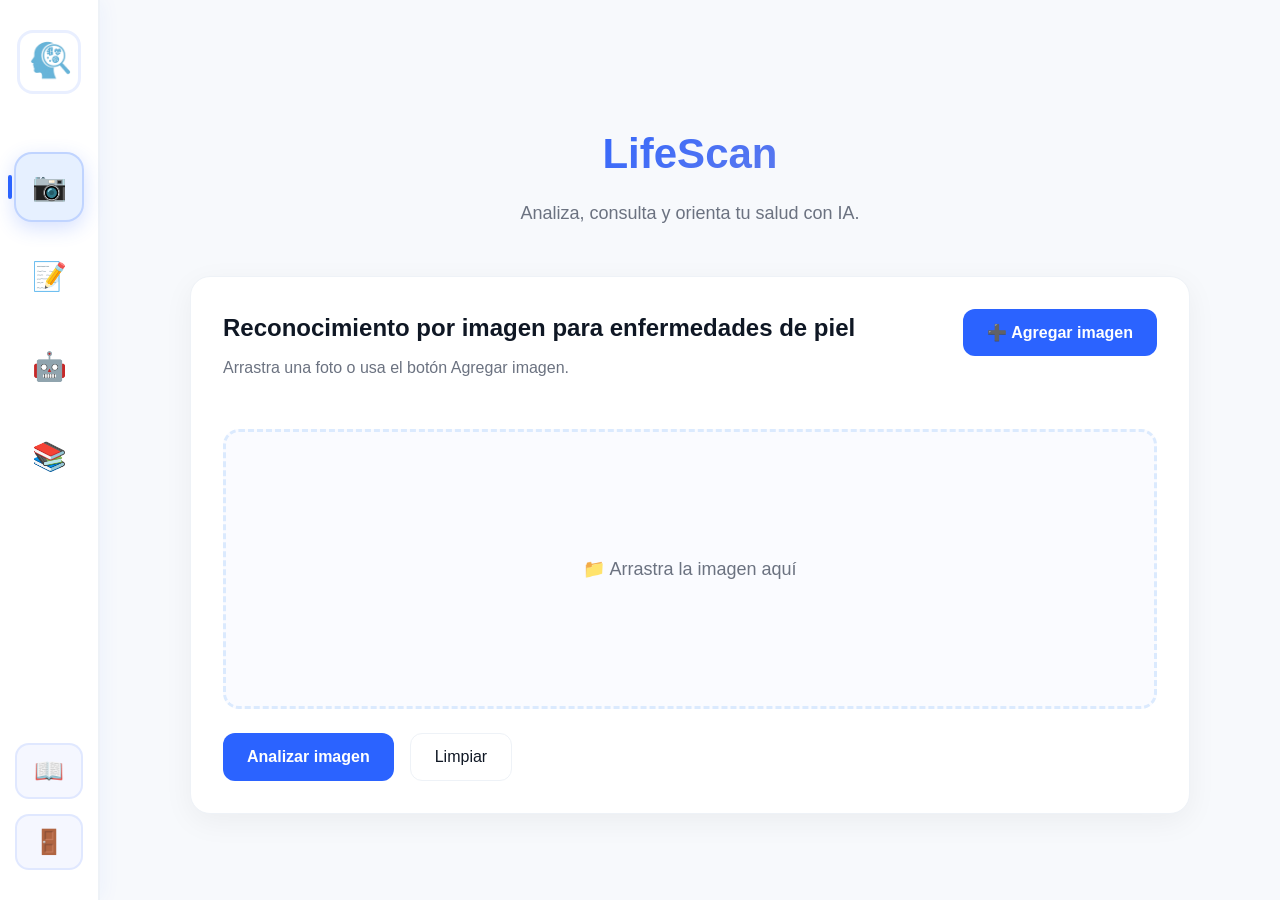
<file: LifeScan/Frontend/index.html>
<!DOCTYPE html>
<html lang="es">
<head>
    <meta charset="UTF-8">
    <meta name="viewport" content="width=device-width, initial-scale=1.0">
    <title>LifeScan - Diagnóstico por imagen y cuestionario</title>
    <link rel="stylesheet" href="style.css">
</head>
<body>
    <aside class="sidebar">
        <div class="logo">
            <img src="Imagenes\LogoLife.png" alt="LifeScan Logo">
        </div>
        
        <div class="icons">
            <button class="icon-btn active" data-section="reco">📷</button>
            <button class="icon-btn" data-section="quiz">📝</button>
            <button class="icon-btn" data-section="chat">🤖</button>
            <button class="icon-btn" data-section="info">📚</button>
        </div>
        
        <div class="bottom">
            <button class="small-btn" id="tutorialBtn">📖</button>
            <button class="small-btn" id="salirBtn">🚪</button>
        </div>
    </aside>
    
    <main class="content">
        <header class="header">
            <h1 class="title">LifeScan</h1>
            <p class="subtitle">Analiza, consulta y orienta tu salud con IA.</p>
        </header>
        
        <!-- Sección de Reconocimiento por Imagen -->
        <section id="reco" class="card section active-section">
            <div class="reco-top">
                <div>
                    <h2 class="section-title">Reconocimiento por imagen para enfermedades de piel</h2>
                    <p class="section-subtitle">Arrastra una foto o usa el botón Agregar imagen.</p>
                </div>
                <div class="reco-actions">
                    <button class="primary-btn" id="agregarImagenBtn">➕ Agregar imagen</button>
                </div>
            </div>
            
            <input type="file" id="fileInput" accept="image/*" style="display: none;">
            
            <div id="drag" class="drag-area">
                <div id="dragText">📁 Arrastra la imagen aquí</div>
                <img id="thumb" class="thumb" alt="Vista previa de imagen">
            </div>
            
            <div class="reco-controls">
                <button class="primary-btn" id="analizarBtn">Analizar imagen</button>
                <button class="secondary-btn" id="limpiarBtn">Limpiar</button>
            </div>
            
            <div id="resultReco" class="result-box">
                <strong>Resultado:</strong> <span id="resultText">Esperando análisis...</span>
            </div>
        </section>
        
                <!-- ================= CUESTIONARIO ================ --> 
        <section id="quiz" class="card section"> 
            <div class="section-title">Cuestionario de síntomas</div> 
            <div class="section-subtitle">Selecciona el tipo de análisis que deseas realizar</div> 
            
            <!-- Selector de modelos -->
            <div class="model-selector" style="margin: 30px 0;">
                <div style="display: flex; gap: 20px; justify-content: center;">
                    <button class="primary-btn" data-model="stroke" style="width: 200px; height: 120px; display: flex; flex-direction: column; align-items: center; justify-content: center; gap: 10px;">
                        <div style="font-size: 32px;">🧠</div>
                        <div style="font-weight: 700;">Derrame Cerebral</div>
                        <div style="font-size: 12px; opacity: 0.8;">Predicción de factores de riesgo</div>
                    </button>
                    
                    <button class="primary-btn" data-model="heart" style="width: 200px; height: 120px; display: flex; flex-direction: column; align-items: center; justify-content: center; gap: 10px;">
                        <div style="font-size: 32px;">❤️</div>
                        <div style="font-weight: 700;">Falla Cardíaca</div>
                        <div style="font-size: 12px; opacity: 0.8;">Evaluación cardíaca completa</div>
                    </button>
                </div>
            </div>
            
            <!-- Contenedor para las preguntas (inicialmente oculto) -->
            <div id="questionsContainer" style="display: none;">
                <!-- Barra de progreso -->
                <div id="progressContainer" style="margin: 30px 0;">
                    <div style="display: flex; justify-content: space-between; margin-bottom: 8px;">
                        <div style="font-weight: 600; color: var(--text-primary);">Progreso del cuestionario</div>
                        <div style="color: var(--accent); font-weight: 600;" id="progressText">0/0</div>
                    </div>
                    <div style="height: 6px; background: var(--border); border-radius: 3px; overflow: hidden;">
                        <div id="progressFill" style="height: 100%; background: var(--accent); border-radius: 3px; width: 0%; transition: width 0.3s ease;"></div>
                    </div>
                </div>
                
                <!-- Preguntas para Derrame Cerebral -->
                <div id="strokeQuestions" class="q-list"></div>
                
                <!-- Preguntas para Falla Cardíaca -->
                <div id="heartQuestions" class="q-list"></div>
                
                <!-- Botón de enviar -->
                <div style="text-align: center; margin: 30px 0;">
                    <button class="primary-btn" id="submitQuizBtn" style="padding: 16px 40px; font-size: 16px; display: inline-flex; align-items: center; gap: 10px;">
                        <span>📊</span>
                        Analizar con IA
                    </button>
                </div>
            </div>
            
            <!-- Resultados -->
            <div id="quizResult"></div>
        </section>
        <!-- Sección de Chat -->
        <section id="chat" class="card section">
            <h2 class="section-title">Asistente IA AILA✨</h2>
            <p class="section-subtitle">Historial y conversación</p>
            
            <div class="chat-layout">
                <div class="history-col" id="historyCol">
                    <div class="history-card">
                        <strong>[08/13/2025]</strong> Consulta: ¿Qué indica esta mancha?
                    </div>
                    <div class="history-card">
                        <strong>[08/12/2025]</strong> Consulta: Interpretar cuestionario
                    </div>
                </div>
                
                <div class="chat-col">
                    <div class="messages" id="messages">
                        <!-- Los mensajes se insertarán aquí dinámicamente -->
                    </div> <!-- ¡ESTE DIV FALTABA POR CERRAR! -->
                    
                    <div class="chat-input">
                        <input type="text" id="chatInput" placeholder="Escribe tu pregunta...">
                        <button class="primary-btn" id="enviarChatBtn">Enviar</button>
                    </div>
                </div>
            </div>
        </section>
                        
<!-- Sección de Información -->
<section id="info" class="card section">
    <h2 class="section-title">Más información</h2>
    <div class="info">
        <p>Este sistema utiliza inteligencia artificial para captura de imágenes y un cuestionario de síntomas para proporcionar un análisis preliminar de salud.</p>
        
        <!-- Advertencia extendida con números de emergencia -->
        <div style="background: linear-gradient(135deg, #fef3c7, #fde68a); border: 1px solid #fbbf24; border-radius: 16px; padding: 20px; margin: 20px 0; display: flex; align-items: flex-start; gap: 15px;">
            <div style="font-size: 28px; color: #92400e; flex-shrink: 0;">⚠️</div>
            <div>
                <h4 style="color: #92400e; font-weight: 700; margin-bottom: 8px; font-size: 18px;">Importante: Emergencias Médicas en Panamá</h4>
                <p style="color: #92400e; font-size: 15px; margin-bottom: 12px;">
                    <strong>Esta herramienta NO sustituye una consulta médica profesional.</strong> 
                    Si experimenta síntomas graves o emergencias médicas, contacte inmediatamente:
                </p>
                <div style="display: grid; grid-template-columns: repeat(auto-fit, minmax(200px, 1fr)); gap: 12px; margin-top: 15px;">
                    <div style="background: rgba(255, 255, 255, 0.8); padding: 12px; border-radius: 8px; border-left: 4px solid #ef4444;">
                        <div style="font-weight: 700; color: #dc2626; font-size: 14px;">Emergencias Generales</div>
                        <div style="color: #92400e; font-weight: 600; font-size: 18px; margin-top: 4px;">911</div>
                    </div>
                    <div style="background: rgba(255, 255, 255, 0.8); padding: 12px; border-radius: 8px; border-left: 4px solid #3b82f6;">
                        <div style="font-weight: 700; color: #1d4ed8; font-size: 14px;">Policía Nacional</div>
                        <div style="color: #92400e; font-weight: 600; font-size: 18px; margin-top: 4px;">104</div>
                    </div>
                    <div style="background: rgba(255, 255, 255, 0.8); padding: 12px; border-radius: 8px; border-left: 4px solid #10b981;">
                        <div style="font-weight: 700; color: #047857; font-size: 14px;">Bomberos</div>
                        <div style="color: #92400e; font-weight: 600; font-size: 18px; margin-top: 4px;">103</div>
                    </div>
                    <div style="background: rgba(255, 255, 255, 0.8); padding: 12px; border-radius: 8px; border-left: 4px solid #8b5cf6;">
                        <div style="font-weight: 700; color: #7c3aed; font-size: 14px;">Cruz Roja</div>
                        <div style="color: #92400e; font-weight: 600; font-size: 18px; margin-top: 4px;">(507) 315-1444</div>
                    </div>
                </div>
                <p style="color: #92400e; font-size: 14px; margin-top: 15px; opacity: 0.9;">
                    Para síntomas leves o consultas rutinarias, acuda a su centro de salud más cercano o solicite cita con su médico de confianza.
                </p>
            </div>
        </div>
        
        <p>La IA analiza patrones en imágenes médicas y respuestas a cuestionarios para identificar posibles condiciones que requieran atención médica.</p>
        <p>Nuestra plataforma está diseñada para ofrecer una experiencia fluida sin importar el dispositivo que utilices. Es completamente compatible tanto con computadoras de escritorio y portátiles como con teléfonos móviles y tabletas, permitiéndote acceder a los análisis preliminares y a todas las funciones de la IA desde cualquier lugar y en cualquier momento.</p>
        
        <!-- Sección de créditos mejorada -->
        <div style="background: linear-gradient(135deg, #a5b4fc, #c7d2fe); border-radius: 16px; padding: 30px; margin: 25px 0; border: 1px solid #818cf8; box-shadow: 0 4px 12px rgba(99, 102, 241, 0.1);">
            <div style="text-align: center; margin-bottom: 30px;">
                <div style="font-size: 28px; margin-bottom: 10px;">✨ (●'◡'●) Equipo de Desarrollo ✨</div>
                <p style="color: #3730a3; font-weight: 500; font-size: 20px;"><strong>LifeScan</strong></p>
                <p style="color: #3730a3; font-weight: 500; font-size: 16px;">Proyecto de Inteligencia Artificial para Salud Preventiva</p>
            </div>
            
            <!-- Fila superior: 3 tarjetas -->
            <div style="display: grid; grid-template-columns: repeat(3, 1fr); gap: 20px; margin-bottom: 20px;">
                <div style="background: white; padding: 22px; border-radius: 12px; text-align: center; box-shadow: 0 4px 12px rgba(99, 102, 241, 0.15); min-width: 0;">
                    <div style="font-size: 28px; margin-bottom: 12px;">👨‍💻</div>
                    <div style="font-weight: 700; color: #4f46e5; font-size: 16px; line-height: 1.4;">Johan Paul Guardia Bernal</div>
                </div>
                
                <div style="background: white; padding: 22px; border-radius: 12px; text-align: center; box-shadow: 0 4px 12px rgba(99, 102, 241, 0.15); min-width: 0;">
                    <div style="font-size: 28px; margin-bottom: 12px;">👨‍💻</div>
                    <div style="font-weight: 700; color: #4f46e5; font-size: 16px; line-height: 1.4;">Mario Luis Aranda Ruiz</div>
                </div>
                
                <div style="background: white; padding: 22px; border-radius: 15px; text-align: center; box-shadow: 0 4px 12px rgba(99, 102, 241, 0.15); min-width: 0; margin: 0 5px;">
                    <div style="font-size: 28px; margin-bottom: 12px;">👨‍💻</div>
                    <div style="font-weight: 700; color: #4f46e5; font-size: 16px; line-height: 1.4; padding: 0 10px;">Juan Diego Aranda H.</div>
                </div>
            </div>
            
            <!-- Fila inferior: 2 tarjetas centradas -->
            <div style="display: flex; justify-content: center; gap: 20px; flex-wrap: wrap;">
                <div style="background: white; padding: 22px; border-radius: 12px; text-align: center; box-shadow: 0 4px 12px rgba(99, 102, 241, 0.15); min-width: 280px; flex: 0 1 auto;">
                    <div style="font-size: 28px; margin-bottom: 12px;">👨‍💻</div>
                    <div style="font-weight: 700; color: #4f46e5; font-size: 16px; line-height: 1.4;">Josafat Jaffer Vásquez Juárez</div>
                </div>
                
                <div style="background: white; padding: 22px; border-radius: 12px; text-align: center; box-shadow: 0 4px 12px rgba(99, 102, 241, 0.15); min-width: 280px; flex: 0 1 auto;">
                    <div style="font-size: 28px; margin-bottom: 12px;">👩‍💻</div>
                    <div style="font-weight: 700; color: #4f46e5; font-size: 16px; line-height: 1.4;">Helen Anubis Alvarado Pinto</div>
                </div>
            </div>
            
            <div style="text-align: center; padding-top: 25px; margin-top: 20px; border-top: 1px solid rgba(99, 102, 241, 0.2);">
                <p style="color: #4f46e5; font-weight: 500; font-size: 15px;">
                    <span style="font-size: 20px;">💙</span> 
                    Trabajando juntos para una salud preventiva más accesible en Panamá
                    <span style="font-size: 20px;">💙</span>
                </p>
            </div>
        </div>
    </div>
</section>

    <script src="script.js"></script>
</body>
</html>
</file>
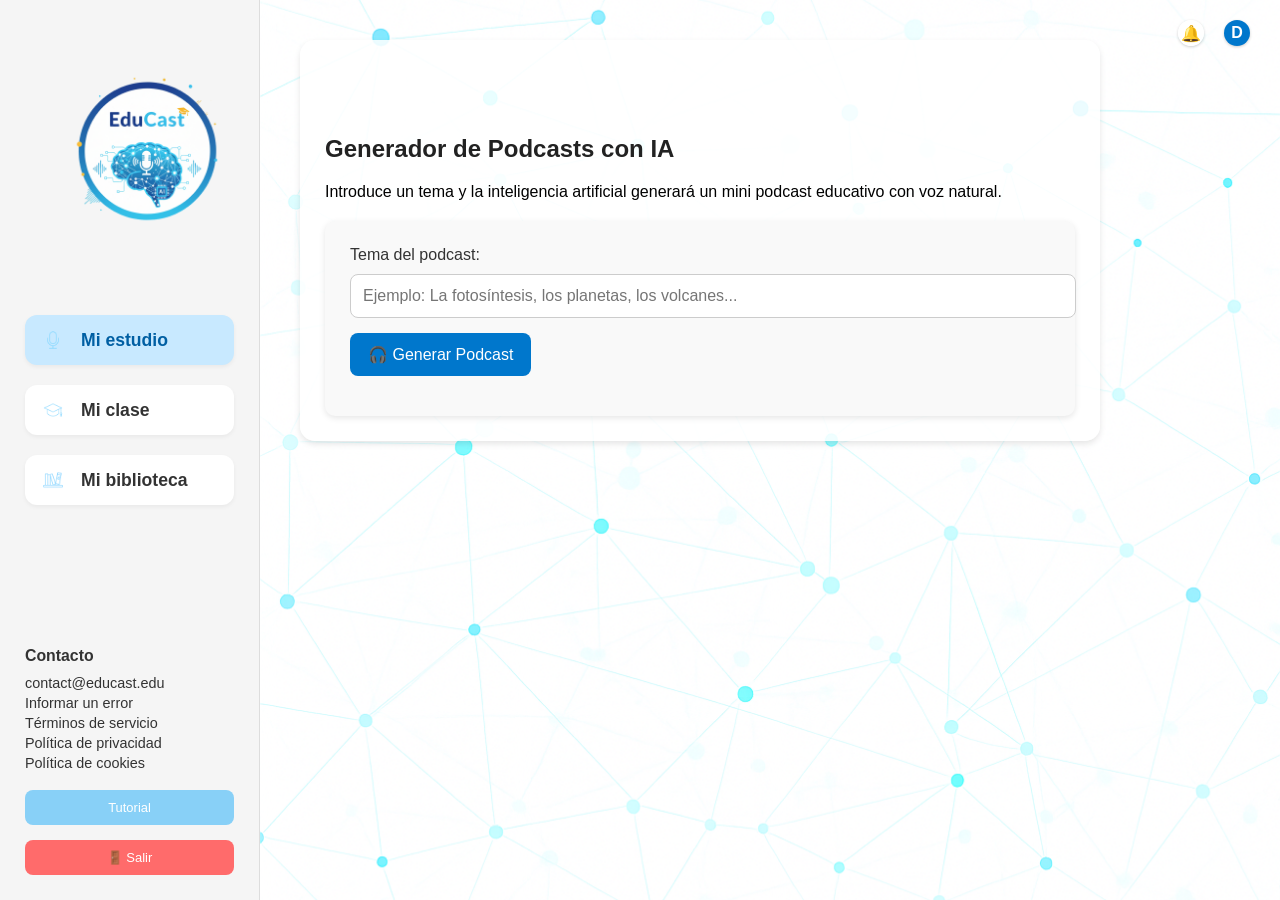
<file: EduCast/Codigo/ia.html>
<!DOCTYPE html>
<html lang="es">
<head>
  <meta charset="UTF-8" />
  <meta name="viewport" content="width=device-width, initial-scale=1.0" />
  <title>EduCast IA - Generador de Podcasts</title>

  <style>
    body {
      margin: 0;
      font-family: 'Segoe UI', sans-serif;
      display: flex;
      height: 100vh;
      overflow: hidden;
      background-color: #f5f5f5;
    }

    /* ==== BARRA LATERAL ==== */
    .sidebar {
      width: 260px;
      background-color: #f5f5f5;
      border-right: 1px solid #ddd;
      padding: 25px;
      box-sizing: border-box;
      display: flex;
      flex-direction: column;
      justify-content: space-between;
    }

    .logo {
      text-align: center;
      margin-bottom: 40px;
    }

    .logo img {
      display: block;
      margin: 0 auto;
      width: 250px;
      height: auto;
      object-fit: contain;
      margin-left: -3px; /* mueve ligeramente el logo hacia la izquierda */
    }

    .menu {
      list-style: none;
      padding: 0;
      margin: 0;
    }

    .menu li {
      margin: 20px 0;
    }

    .menu a {
      text-decoration: none;
      color: #333;
      font-weight: 600;
      display: flex;
      align-items: center;
      gap: 15px;
      font-size: 1.1em;
      padding: 12px 15px;
      border-radius: 12px;
      transition: background-color 0.2s, transform 0.2s;
      background-color: white;
      box-shadow: 0 2px 4px rgba(0,0,0,0.05);
    }

    .menu a img {
      width: 26px;
      height: 26px;
    }

    .menu a:hover {
      background-color: #d9f1ff;
      transform: scale(1.02);
    }

    .menu a.active {
      background-color: #c8e9ff;
      color: #005fa3;
    }

    /* ==== CONTACTO ==== */
    .contacto {
      font-size: 0.9em;
      color: #333;
      margin-top: 40px;
    }

    .contacto h3 {
      font-size: 1.1em;
      margin-bottom: 10px;
    }

    .contacto p {
      margin: 4px 0;
    }

    .tutorial-btn {
      margin-top: 15px;
      background-color: #88d0f7;
      color: white;
      border: none;
      border-radius: 8px;
      padding: 10px 14px;
      font-size: 0.9em;
      cursor: pointer;
      width: 100%;
    }

    .tutorial-btn:hover {
      background-color: #6cbbe4;
    }

    /* ==== PANEL PRINCIPAL ==== */
    .main {
      flex: 1;
      background: url("Imagenes/Logo2.png") no-repeat center center/cover;
      padding: 40px;
      overflow-y: auto;
      position: relative;
    }

    /* ICONOS SUPERIORES */
    .top-icons {
      position: absolute;
      top: 20px;
      right: 30px;
      display: flex;
      align-items: center;
      gap: 20px;
    }

    .icon {
      width: 26px;
      height: 26px;
      background-color: rgba(255, 255, 255, 0.9);
      border-radius: 50%;
      display: flex;
      justify-content: center;
      align-items: center;
      font-weight: bold;
      color: #333;
      cursor: pointer;
      box-shadow: 0 1px 3px rgba(0,0,0,0.2);
    }

    .profile-icon {
      background-color: #0077cc;
      color: white;
    }

    /* ==== CONTENIDO ==== */
    h1 {
      color: #222;
      font-weight: 600;
      margin-top: 70px;
    }

    .section {
      display: none;
      background-color: rgba(255,255,255,0.85);
      border-radius: 15px;
      padding: 25px;
      box-shadow: 0 3px 6px rgba(0,0,0,0.1);
      max-width: 750px;
    }

    .active {
      display: block;
    }

    .input-section {
      margin-top: 20px;
      background-color: #f9f9f9;
      padding: 25px;
      border-radius: 10px;
      box-shadow: 0 2px 6px rgba(0,0,0,0.1);
    }

    label {
      font-weight: 500;
      display: block;
      margin-bottom: 10px;
      color: #333;
    }

    input[type="text"] {
      width: 100%;
      padding: 12px;
      font-size: 1em;
      border-radius: 8px;
      border: 1px solid #ccc;
      margin-bottom: 15px;
    }

    button {
      background-color: #0077cc;
      color: white;
      border: none;
      border-radius: 8px;
      padding: 12px 18px;
      font-size: 1em;
      cursor: pointer;
      transition: background-color 0.2s;
    }

    button:hover {
      background-color: #005fa3;
    }

    audio {
      width: 100%;
      margin-top: 10px;
    }

    .status {
      margin-top: 15px;
      color: #555;
      font-style: italic;
    }

    .biblioteca-audio {
      margin-top: 20px;
      padding: 10px;
      border-radius: 10px;
      background-color: #f7f7f7;
      box-shadow: 0 2px 4px rgba(0,0,0,0.1);
    }

    /* === NUEVO: Spinner de carga === */
    .loader {
      display: inline-block;
      width: 20px;
      height: 20px;
      border: 3px solid #ccc;
      border-top: 3px solid #0077cc;
      border-radius: 50%;
      animation: spin 1s linear infinite;
      margin-left: 8px;
    }

    @keyframes spin {
      0% { transform: rotate(0deg); }
      100% { transform: rotate(360deg); }
    }

    /* === BOTÓN SALIR === */
    .salir-btn {
      margin-top: 15px;
      background-color: #ff6b6b;
      color: white;
      border: none;
      border-radius: 8px;
      padding: 10px 14px;
      font-size: 0.9em;
      cursor: pointer;
      width: 100%;
      transition: background-color 0.2s;
    }

    .salir-btn:hover {
      background-color: #e04343;
    }
  </style>
</head>

<body>
  <!-- BARRA LATERAL -->
  <aside class="sidebar">
    <div>
      <div class="logo">
        <img src="Imagenes/Logo.png" alt="Logo EduCast" />
      </div>

      <ul class="menu">
        <li><a id="btn-estudio" class="active" onclick="mostrarSeccion('estudio', this)"><img src="Imagenes/Microfono.png" alt="">Mi estudio</a></li>
        <li><a id="btn-clase" onclick="mostrarSeccion('clase', this)"><img src="Imagenes/Birrete.png" alt="">Mi clase</a></li>
        <li><a id="btn-biblioteca" onclick="mostrarSeccion('biblioteca', this)"><img src="Imagenes/Libreria.png" alt="">Mi biblioteca</a></li>
      </ul>
    </div>

    <div class="contacto">
      <h3>Contacto</h3>
      <p>contact@educast.edu</p>
      <p>Informar un error</p>
      <p>Términos de servicio</p>
      <p>Política de privacidad</p>
      <p>Política de cookies</p>
      <button class="tutorial-btn">Tutorial</button>
      <button class="salir-btn" onclick="salir()">🚪 Salir</button>
    </div>
  </aside>

  <!-- PANEL PRINCIPAL -->
  <main class="main">
    <div class="top-icons">
      <div class="icon">🔔</div>
      <div class="icon profile-icon">D</div>
    </div>

    <!-- Sección Mi Estudio -->
    <section id="estudio" class="section active">
      <h1>Generador de Podcasts con IA</h1>
      <p>Introduce un tema y la inteligencia artificial generará un mini podcast educativo con voz natural.</p>
      <div class="input-section">
        <label for="tema">Tema del podcast:</label>
        <input type="text" id="tema" placeholder="Ejemplo: La fotosíntesis, los planetas, los volcanes..." />
        <button onclick="generarPodcast()">🎧 Generar Podcast</button>
        <div class="status" id="status"></div>
        <div id="resultado"></div>
      </div>
    </section>

    <!-- Sección Mi Clase -->
    <section id="clase" class="section">
      <h1>Mi Clase</h1>
      <p>Ingresa tu ID de clase para conectar con los podcasts generados por tu profesor:</p>
      <div class="input-section">
        <label for="idClase">ID de Clase:</label>
        <input type="text" id="idClase" placeholder="Ejemplo: CLASE1234 (demo)">
        <button onclick="alert('Conexión simulada para la demo')">Conectar</button>
      </div>
    </section>

    <!-- Sección Mi Biblioteca -->
    <section id="biblioteca" class="section">
      <h1>Mi Biblioteca</h1>
      <p>Accede a los podcasts generados y guardados localmente.</p>
      <button onclick="cargarBiblioteca()">🔄 Actualizar lista</button>
      <div id="listaBiblioteca"></div>
    </section>
  </main>

  <script>
    function mostrarSeccion(id, boton) {
      document.querySelectorAll(".section").forEach(sec => sec.classList.remove("active"));
      document.getElementById(id).classList.add("active");
      document.querySelectorAll(".menu a").forEach(a => a.classList.remove("active"));
      boton.classList.add("active");
    }

    async function generarPodcast() {
      const tema = document.getElementById("tema").value.trim();
      const status = document.getElementById("status");
      const resultado = document.getElementById("resultado");

      if (!tema) {
        status.textContent = "⚠️ Por favor, ingresa un tema antes de generar.";
        return;
      }

      status.innerHTML = '⏳ Generando podcast con IA... <span class="loader"></span>';
      resultado.innerHTML = "";

      try {
        const response = await fetch("http://127.0.0.1:5000/api/generar", {
          method: "POST",
          headers: { "Content-Type": "application/json" },
          body: JSON.stringify({ tema })
        });

        const data = await response.json();

        if (response.ok) {
          status.textContent = "✅ Podcast generado correctamente.";
          resultado.innerHTML = `
            <p><strong>Tema:</strong> ${tema}</p>
            <audio controls src="${data.ruta}?t=${Date.now()}"></audio>
          `;
        } else {
          status.textContent = "❌ Error: " + (data.error || "Error desconocido.");
        }
      } catch (err) {
        status.textContent = "⚠️ Error de conexión con el servidor Flask.";
        console.error(err);
      }
    }

    async function cargarBiblioteca() {
      const lista = document.getElementById("listaBiblioteca");
      lista.innerHTML = "⏳ Cargando biblioteca...";

      try {
        const res = await fetch("http://127.0.0.1:5000/api/biblioteca");
        const data = await res.json();

        if (data.podcasts && data.podcasts.length > 0) {
          lista.innerHTML = "";
          data.podcasts.forEach(p => {
            const nombreLimpio = p.replace(/_\d+.*\.mp3$/, "").replace(".mp3", "");
            lista.innerHTML += `
              <div class="biblioteca-audio">
                🎧 ${nombreLimpio}
                <audio controls src="mini-podcast/${p}"></audio>
              </div>
            `;
          });
        } else {
          lista.innerHTML = "No hay podcasts generados todavía.";
        }
      } catch (err) {
        lista.innerHTML = "⚠️ No se pudo conectar al servidor Flask.";
        console.error(err);
      }
    }

    /* === FUNCIÓN SALIR === */
    function salir() {
      window.location.href = "login.html";
    }
  </script>
</body>
</html>
</file>
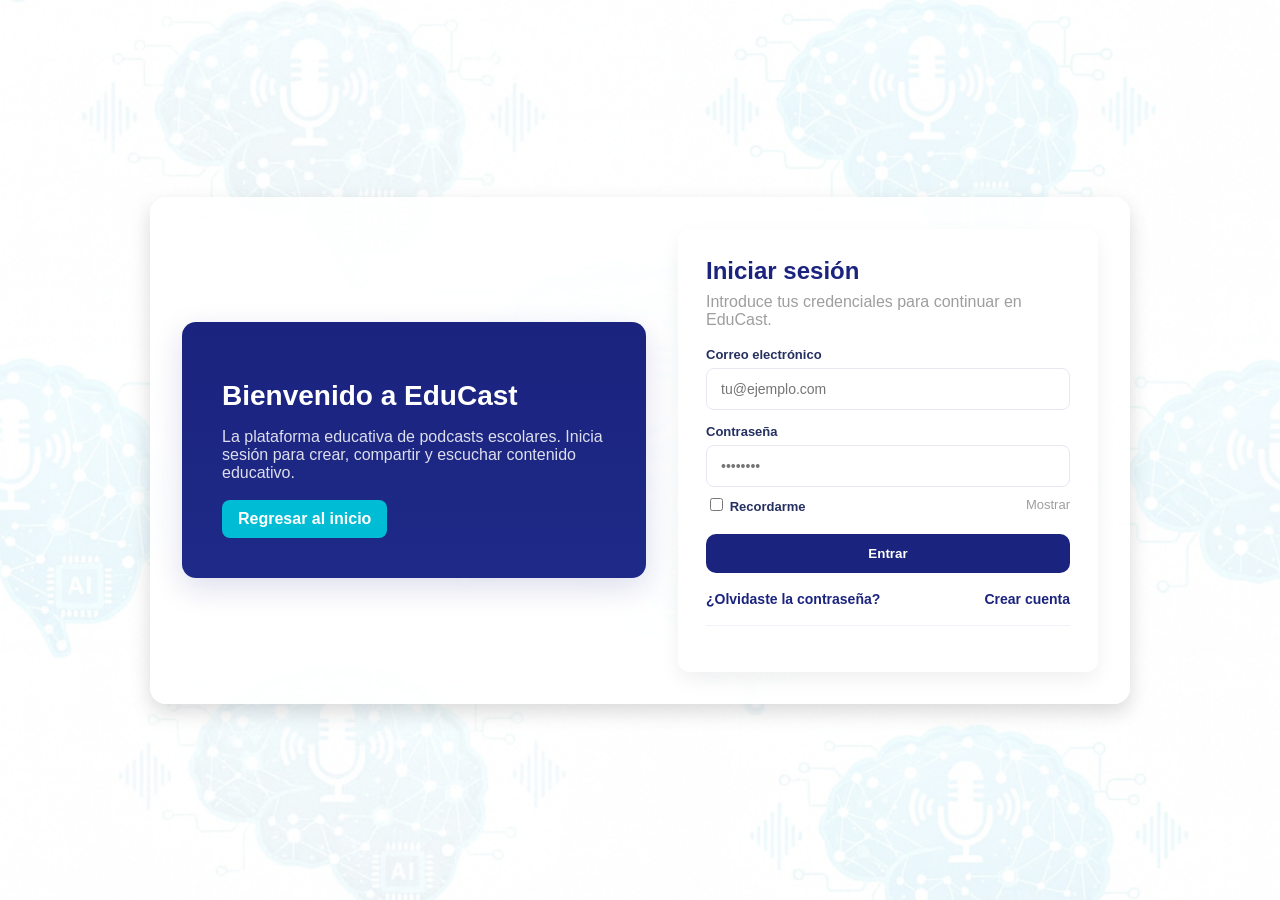
<file: EduCast/Codigo/login.html>
<!DOCTYPE html>
<html lang="es">
<head>
  <meta charset="utf-8" />
  <meta name="viewport" content="width=device-width,initial-scale=1" />
  <title>Iniciar sesión - EduCast</title>
  <style>
    :root{
      --navy:#1A237E;
      --accent:#00BCD4;
      --highlight:#FFEB3B;
      --muted:#9E9E9E;
      --card:#ffffff;
    }
    *{box-sizing:border-box;font-family:'Poppins',sans-serif}
    body{
      margin:0;
      /* 🔹 Fondo con tu imagen local */
      background-image: url('Imagenes/FondoLogin.png'); /* Ajusta la ruta si cambias la carpeta */
      background-size: cover;
      background-position: center;
      background-repeat: no-repeat;
      color:var(--navy);
      min-height:100vh;
      display:flex;
      align-items:center;
      justify-content:center;
      padding:24px;
    }

    .container{
      width:100%;
      max-width:980px;
      display:grid;
      grid-template-columns:1fr 420px;
      gap:32px;
      align-items:center;
      background:rgba(255,255,255,0.9);
      border-radius:16px;
      box-shadow:0 8px 20px rgba(0,0,0,0.15);
      padding:32px;
    }

    /* Left: info panel */
    .preview{
      background:linear-gradient(180deg,var(--navy),#1f2a88);
      color:#fff;
      padding:40px;
      border-radius:14px;
      box-shadow:0 10px 30px rgba(26,35,126,0.15);
    }
    .preview h1{font-size:28px;margin-bottom:12px}
    .preview p{color:rgba(255,255,255,0.85);margin-bottom:18px}
    .preview .btn{
      display:inline-block;
      background:var(--accent);
      color:#fff;
      padding:10px 16px;
      border-radius:8px;
      text-decoration:none;
      font-weight:600;
    }

    /* Right: login card */
    .card{
      background:var(--card);
      padding:28px;
      border-radius:12px;
      box-shadow:0 8px 20px rgba(0,0,0,0.06);
    }
    .card h2{margin:0 0 8px 0;color:var(--navy)}
    .card p{margin:0 0 18px 0;color:var(--muted)}

    .field{margin-bottom:14px}
    label{display:block;font-size:13px;margin-bottom:6px;color:#253061;font-weight:600}
    input[type="email"], input[type="password"]{
      width:100%;
      padding:12px 14px;
      border-radius:8px;
      border:1px solid #e6e9f2;
      font-size:14px;
    }

    .row{display:flex;gap:10px;align-items:center;justify-content:space-between}
    .small{font-size:13px;color:var(--muted)}
    .btn-primary{
      width:100%;
      background:var(--navy);
      color:#fff;
      padding:12px;
      border-radius:10px;
      border:none;
      font-weight:700;
      cursor:pointer;
      margin-top:6px;
    }
    .btn-primary:active{transform:translateY(1px)}
    .helper{font-size:13px;color:#e53935;margin-top:8px;display:none}

    .actions{display:flex;gap:10px;margin-top:12px}
    .link{font-size:14px;color:var(--navy);text-decoration:none;font-weight:600}
    .show-pass{cursor:pointer;font-size:13px;color:var(--muted)}

    /* responsive */
    @media (max-width:880px){
      .container{grid-template-columns:1fr; padding:0 8px}
      .preview{order:2}
    }
  </style>
</head>
<body>

  <div class="container">
    <div class="preview" aria-hidden="true">
      <h1>Bienvenido a EduCast</h1>
      <p>La plataforma educativa de podcasts escolares. Inicia sesión para crear, compartir y escuchar contenido educativo.</p>
      <a class="btn" href="main.html" id="preview-open">Regresar al inicio</a>
    </div>

    <div class="card" role="region" aria-label="Iniciar sesión">
      <h2>Iniciar sesión</h2>
      <p>Introduce tus credenciales para continuar en EduCast.</p>

      <form id="loginForm" novalidate>
        <div class="field">
          <label for="email">Correo electrónico</label>
          <input id="email" name="email" type="email" placeholder="tu@ejemplo.com" required autocomplete="username" />
        </div>

        <div class="field">
          <label for="password">Contraseña</label>
          <input id="password" name="password" type="password" placeholder="••••••••" required autocomplete="current-password" />
          <div style="display:flex;justify-content:space-between;margin-top:8px;align-items:center">
            <div class="small"><input id="remember" type="checkbox" /> <label for="remember" style="display:inline">Recordarme</label></div>
            <div class="show-pass" id="togglePass">Mostrar</div>
          </div>
        </div>

        <div class="helper" id="errorMsg" role="alert">Credenciales incorrectas</div>

        <button class="btn-primary" type="submit">Entrar</button>
      </form>

      <div class="actions" style="margin-top:18px;justify-content:space-between">
        <a class="link" href="#">¿Olvidaste la contraseña?</a>
        <a class="link" href="#">Crear cuenta</a>
      </div>

      <hr style="margin:18px 0;border:none;border-top:1px solid #f0f2f8">

    </div>
  </div>

  <script>
    // 🔹 Credenciales de ejemplo
    const DEMO_EMAIL = "demo@educast.com";
    const DEMO_PASS  = "Demo1234";

    const form = document.getElementById('loginForm');
    const errorMsg = document.getElementById('errorMsg');
    const togglePass = document.getElementById('togglePass');
    const pwd = document.getElementById('password');
    const previewOpen = document.getElementById('preview-open');

    // Mostrar/ocultar contraseña
    togglePass.addEventListener('click', () => {
      if (pwd.type === 'password') { pwd.type = 'text'; togglePass.textContent = 'Ocultar'; }
      else { pwd.type = 'password'; togglePass.textContent = 'Mostrar'; }
    });

    // Redirigir si ya hay sesión
    const token = localStorage.getItem('educast_token');
    if (token) {
      window.location.href = 'main.html';
    }

    // Manejar inicio de sesión
    form.addEventListener('submit', (e) => {
      e.preventDefault();
      errorMsg.style.display = 'none';

      const email = form.email.value.trim().toLowerCase();
      const password = form.password.value;

      if (!email || !password) {
        errorMsg.textContent = 'Completa ambos campos.';
        errorMsg.style.display = 'block';
        return;
      }

      if (email === DEMO_EMAIL && password === DEMO_PASS) {
        const tokenValue = btoa(JSON.stringify({ email, ts: Date.now() }));
        if (form.remember.checked) {
          localStorage.setItem('educast_token', tokenValue);
        } else {
          sessionStorage.setItem('educast_token', tokenValue);
        }

        localStorage.setItem('educast_user', email);
        window.location.href = 'ia.html';
      } else {
        errorMsg.textContent = 'Credenciales incorrectas.';
        errorMsg.style.display = 'block';
      }
    });
  </script>

</body>
</html>
</file>
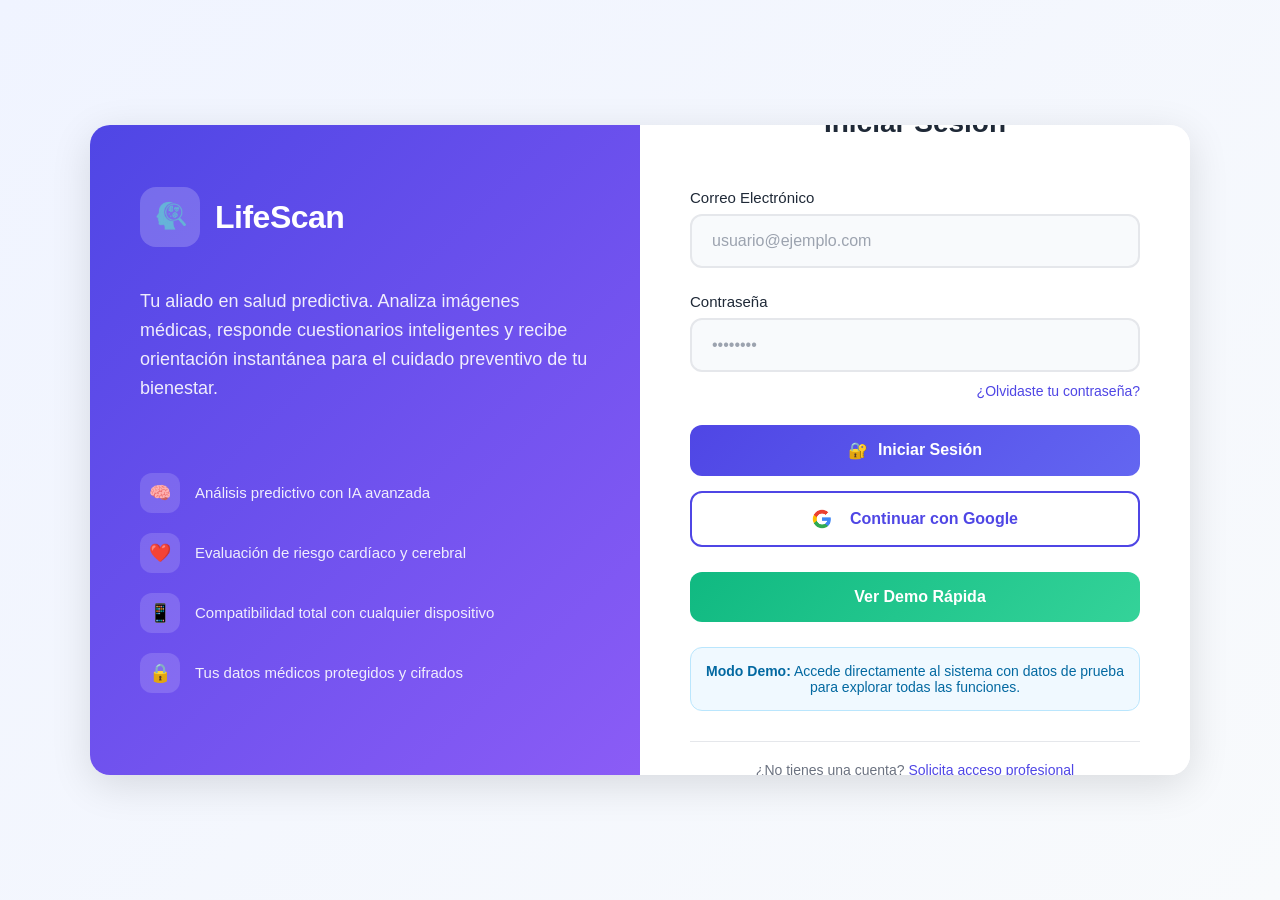
<file: LifeScan/Frontend/login.html>
<!DOCTYPE html>
<html lang="es">
<head>
    <meta charset="UTF-8">
    <meta name="viewport" content="width=device-width, initial-scale=1.0">
    <title>LifeScan - Iniciar Sesión</title>
    <style>
        * {
            margin: 0;
            padding: 0;
            box-sizing: border-box;
            font-family: 'Segoe UI', 'Inter', -apple-system, BlinkMacSystemFont, sans-serif;
        }

        :root {
            --primary: #4f46e5;
            --primary-light: #6366f1;
            --primary-dark: #4338ca;
            --secondary: #8b5cf6;
            --accent: #10b981;
            --danger: #ef4444;
            --warning: #f59e0b;
            
            --text-primary: #1f2937;
            --text-secondary: #6b7280;
            --text-light: #9ca3af;
            
            --bg-primary: #ffffff;
            --bg-secondary: #f8fafc;
            --bg-card: #ffffff;
            
            --border: #e5e7eb;
            --shadow: 0 4px 20px rgba(0, 0, 0, 0.08);
            --shadow-lg: 0 10px 40px rgba(0, 0, 0, 0.12);
            
            --radius: 16px;
            --radius-sm: 12px;
            --radius-lg: 20px;
        }

        body {
            background: linear-gradient(135deg, #f0f4ff 0%, #f8fafc 100%);
            min-height: 100vh;
            display: flex;
            align-items: center;
            justify-content: center;
            padding: 20px;
        }

        .login-container {
            display: flex;
            max-width: 1100px;
            width: 100%;
            height: 650px;
            background: var(--bg-card);
            border-radius: var(--radius-lg);
            box-shadow: var(--shadow-lg);
            overflow: hidden;
            animation: fadeInUp 0.6s ease-out;
        }

        @keyframes fadeInUp {
            from {
                opacity: 0;
                transform: translateY(20px);
            }
            to {
                opacity: 1;
                transform: translateY(0);
            }
        }

        .login-left {
            flex: 1;
            background: linear-gradient(135deg, var(--primary) 0%, var(--secondary) 100%);
            padding: 60px 50px;
            color: white;
            display: flex;
            flex-direction: column;
            justify-content: center;
            position: relative;
            overflow: hidden;
        }

        /* FONDO PNG LOCAL - Cambia la ruta por tu PNG local */
        .login-left::before {
            content: '';
            position: absolute;
            top: 0;
            left: 0;
            right: 0;
            bottom: 0;
            background: url('file:///C:/Documentos/LifeScan/Frontend/Imagenes/LogoY.png') center/cover no-repeat;
            opacity: 0.15;
        }

        .login-logo {
            display: flex;
            align-items: center;
            gap: 15px;
            margin-bottom: 40px;
        }

        /* LOGO LOCAL - Cambia el src por tu logo PNG local */
        .login-logo img {
            width: 60px;
            height: 60px;
            border-radius: 16px;
            background: rgba(255, 255, 255, 0.2);
            padding: 8px;
            object-fit: contain;
        }

        .login-logo h1 {
            font-size: 32px;
            font-weight: 700;
            letter-spacing: -0.5px;
        }

        .login-tagline {
            font-size: 18px;
            line-height: 1.6;
            margin-bottom: 30px;
            opacity: 0.9;
        }

        .features {
            margin-top: 40px;
        }

        .feature {
            display: flex;
            align-items: center;
            gap: 15px;
            margin-bottom: 20px;
        }

        .feature-icon {
            width: 40px;
            height: 40px;
            background: rgba(255, 255, 255, 0.15);
            border-radius: 12px;
            display: flex;
            align-items: center;
            justify-content: center;
            font-size: 18px;
        }

        .feature-text {
            font-size: 15px;
            opacity: 0.9;
        }

        .login-right {
            flex: 1;
            padding: 60px 50px;
            display: flex;
            flex-direction: column;
            justify-content: center;
            background: var(--bg-card);
        }

        .login-header {
            text-align: center;
            margin-bottom: 40px;
        }

        .login-header h2 {
            font-size: 28px;
            color: var(--text-primary);
            margin-bottom: 10px;
            font-weight: 700;
        }

        .login-header p {
            color: var(--text-secondary);
            font-size: 16px;
        }

        .login-form {
            width: 100%;
        }

        .form-group {
            margin-bottom: 25px;
        }

        .form-group label {
            display: block;
            color: var(--text-primary);
            margin-bottom: 8px;
            font-weight: 500;
            font-size: 15px;
        }

        .form-control {
            width: 100%;
            padding: 16px 20px;
            border: 2px solid var(--border);
            border-radius: var(--radius-sm);
            font-size: 16px;
            color: var(--text-primary);
            background: var(--bg-secondary);
            transition: all 0.3s ease;
        }

        .form-control:focus {
            outline: none;
            border-color: var(--primary);
            box-shadow: 0 0 0 3px rgba(79, 70, 229, 0.1);
            background: white;
        }

        .form-control::placeholder {
            color: var(--text-light);
        }

        .btn {
            padding: 16px 30px;
            border: none;
            border-radius: var(--radius-sm);
            font-size: 16px;
            font-weight: 600;
            cursor: pointer;
            transition: all 0.3s ease;
            display: flex;
            align-items: center;
            justify-content: center;
            gap: 10px;
        }

        .btn-primary {
            background: linear-gradient(135deg, var(--primary) 0%, var(--primary-light) 100%);
            color: white;
            width: 100%;
            margin-bottom: 15px;
        }

        .btn-primary:hover {
            transform: translateY(-2px);
            box-shadow: 0 6px 20px rgba(79, 70, 229, 0.3);
        }

        .btn-secondary {
            background: transparent;
            color: var(--primary);
            border: 2px solid var(--primary);
            width: 100%;
        }

        .btn-secondary:hover {
            background: rgba(79, 70, 229, 0.05);
            transform: translateY(-2px);
        }

        .btn-demo {
            background: linear-gradient(135deg, var(--accent) 0%, #34d399 100%);
            color: white;
            margin-top: 25px;
            width: 100%;
        }

        .btn-demo:hover {
            transform: translateY(-2px);
            box-shadow: 0 6px 20px rgba(16, 185, 129, 0.3);
        }

        .login-footer {
            text-align: center;
            margin-top: 30px;
            padding-top: 20px;
            border-top: 1px solid var(--border);
            color: var(--text-secondary);
            font-size: 14px;
        }

        .login-footer a {
            color: var(--primary);
            text-decoration: none;
            font-weight: 500;
        }

        .login-footer a:hover {
            text-decoration: underline;
        }

        .forgot-password {
            text-align: right;
            margin-top: 10px;
        }

        .forgot-password a {
            color: var(--primary);
            text-decoration: none;
            font-size: 14px;
            font-weight: 500;
        }

        .forgot-password a:hover {
            text-decoration: underline;
        }

        .demo-info {
            background: #f0f9ff;
            border: 1px solid #bae6fd;
            border-radius: var(--radius-sm);
            padding: 15px;
            margin-top: 25px;
            text-align: center;
            color: #0369a1;
            font-size: 14px;
        }

        .demo-info strong {
            font-weight: 600;
        }

        /* Responsive */
        @media (max-width: 900px) {
            .login-container {
                flex-direction: column;
                height: auto;
                max-width: 500px;
            }
            
            .login-left, .login-right {
                padding: 40px 30px;
            }
            
            .login-left {
                border-radius: var(--radius-lg) var(--radius-lg) 0 0;
            }
            
            .login-right {
                border-radius: 0 0 var(--radius-lg) var(--radius-lg);
            }
        }

        @media (max-width: 480px) {
            .login-left, .login-right {
                padding: 30px 20px;
            }
            
            .login-logo h1 {
                font-size: 26px;
            }
            
            .login-header h2 {
                font-size: 24px;
            }
        }

        /* Estilos para el icono de Google */
        .google-icon {
            width: 20px;
            height: 20px;
            object-fit: contain;
            margin-right: 8px;
        }

        .btn-secondary {
            display: flex;
            align-items: center;
            justify-content: center;
            gap: 10px;
            /* Mantén tus estilos existentes */
            background: transparent;
            color: var(--primary);
            border: 2px solid var(--primary);
            width: 100%;
            padding: 16px 30px;
            border-radius: var(--radius-sm);
            font-size: 16px;
            font-weight: 600;
            cursor: pointer;
            transition: all 0.3s ease;
        }
    </style>
</head>
<body>
    <div class="login-container">
        <!-- Panel izquierdo: Información y branding -->
        <div class="login-left">
            <div class="login-logo">
                <!-- CAMBIA ESTA RUTA POR TU LOGO PNG LOCAL -->
                <img src="Imagenes/LogoLife.png" alt="VidaScan Logo">
                <h1>LifeScan</h1>
            </div>
            
            <p class="login-tagline">
                Tu aliado en salud predictiva. Analiza imágenes médicas, responde cuestionarios inteligentes y recibe orientación instantánea para el cuidado preventivo de tu bienestar.
            </p>
            
            <div class="features">
                <div class="feature">
                    <div class="feature-icon">🧠</div>
                    <div class="feature-text">Análisis predictivo con IA avanzada</div>
                </div>
                <div class="feature">
                    <div class="feature-icon">❤️</div>
                    <div class="feature-text">Evaluación de riesgo cardíaco y cerebral</div>
                </div>
                <div class="feature">
                    <div class="feature-icon">📱</div>
                    <div class="feature-text">Compatibilidad total con cualquier dispositivo</div>
                </div>
                <div class="feature">
                    <div class="feature-icon">🔒</div>
                    <div class="feature-text">Tus datos médicos protegidos y cifrados</div>
                </div>
            </div>
        </div>
        
        <!-- Panel derecho: Formulario de login -->
        <div class="login-right">
            <div class="login-header">
                <h2>Iniciar Sesión</h2>
                <p></p>
            </div>
            
            <form class="login-form" id="loginForm">
                <div class="form-group">
                    <label for="email">Correo Electrónico</label>
                    <input type="email" id="email" class="form-control" placeholder="usuario@ejemplo.com" required>
                </div>
                
                <div class="form-group">
                    <label for="password">Contraseña</label>
                    <input type="password" id="password" class="form-control" placeholder="••••••••" required>
                    <div class="forgot-password">
                        <a href="#">¿Olvidaste tu contraseña?</a>
                    </div>
                </div>
                
                <button type="submit" class="btn btn-primary">
                    <span>🔐</span> Iniciar Sesión
                </button>
                
                <button type="button" class="btn btn-secondary">
                    <img src="Imagenes/Google.png" alt="Google" class="google-icon">
                    Continuar con Google
                </button>
                
                <!-- Botón de Demo para acceso rápido -->
                <button type="button" class="btn btn-demo" id="demoBtn">
                    <span></span> Ver Demo Rápida
                </button>
                
                <div class="demo-info">
                    <strong>Modo Demo:</strong> Accede directamente al sistema con datos de prueba para explorar todas las funciones.
                </div>
            </form>
            
            <div class="login-footer">
                <p>¿No tienes una cuenta? <a href="#">Solicita acceso profesional</a></p>
                <p>© 2024 VidaScan - Salud Predictiva Inteligente</p>
            </div>
        </div>
    </div>

    <script>
        // Manejar el formulario de login
        document.getElementById('loginForm').addEventListener('submit', function(e) {
            e.preventDefault();
            
            const email = document.getElementById('email').value;
            const password = document.getElementById('password').value;
            
            // Validación básica
            if (!email || !password) {
                alert('Por favor, completa todos los campos');
                return;
            }
            
            // Simulación de login exitoso
            // En una aplicación real, aquí harías una petición al servidor
            
            // Mostrar mensaje de éxito
            const originalText = this.querySelector('.btn-primary').innerHTML;
            const btn = this.querySelector('.btn-primary');
            btn.innerHTML = '<span>✓</span> Accediendo...';
            btn.disabled = true;
            
            // Simular proceso de login
            setTimeout(() => {
                // Guardar en localStorage que el usuario inició sesión
                localStorage.setItem('userLoggedIn', 'true');
                localStorage.setItem('userEmail', email);
                localStorage.setItem('loginTime', new Date().toISOString());
                
                // Redirigir al dashboard principal
                window.location.href = 'index.html';
            }, 1500);
        });
        
        // Botón de Demo - Acceso rápido
        document.getElementById('demoBtn').addEventListener('click', function() {
            // Mostrar mensaje de carga
            const originalText = this.innerHTML;
            this.innerHTML = '<span>⏳</span> Cargando demo...';
            this.disabled = true;
            
            // Simular carga de datos demo
            setTimeout(() => {
                // Guardar datos demo en localStorage
                localStorage.setItem('demoMode', 'true');
                localStorage.setItem('demoUser', 'demo@vidaspan.com');
                localStorage.setItem('demoSession', new Date().toISOString());
                
                // Redirigir al dashboard principal
                window.location.href = 'index.html';
            }, 1000);
        });
        
   
        // Efecto de entrada para el formulario
        document.addEventListener('DOMContentLoaded', function() {
            const form = document.querySelector('.login-form');
            form.style.opacity = '0';
            form.style.transform = 'translateY(10px)';
            
            setTimeout(() => {
                form.style.transition = 'opacity 0.4s ease, transform 0.4s ease';
                form.style.opacity = '1';
                form.style.transform = 'translateY(0)';
            }, 300);
        });
    </script>
</body>
</html>
</file>
<file: LifeScan/Frontend/style.css>
:root {
    --accent: #2b63ff;
    --accent-hover: #1f55ff;
    --muted: #9aa6c1;
    --bg: #f7f9fc;
    --card-bg: #ffffff;
    --border: #eef2f7;
    --text-primary: #0f1724;
    --text-secondary: #6b7280;
    --success: #10b981;
    --warning: #f59e0b;
    --error: #ef4444;
}

* {
    box-sizing: border-box;
    margin: 0;
    padding: 0;
}

body {
    font-family: 'Inter', -apple-system, BlinkMacSystemFont, 'Segoe UI', Roboto, Oxygen, Ubuntu, sans-serif;
    background-color: var(--bg);
    color: var(--text-primary);
    line-height: 1.6;
    height: 100vh;
    overflow: hidden;
    display: flex;
}

/* Sidebar - Versión Mejorada y Más Grande */
.sidebar {
    width: 100px; /* Aumentado de 80px a 100px */
    background-color: var(--card-bg);
    border-right: 2px solid var(--border); /* Borde más grueso */
    display: flex;
    flex-direction: column;
    justify-content: space-between;
    align-items: center;
    padding: 30px 15px; /* Padding aumentado */
    flex-shrink: 0;
    box-shadow: 2px 0 20px rgba(43, 99, 255, 0.05); /* Sombra suave */
}

.logo {
    margin-bottom: 50px; /* Más espacio */
    animation: fadeIn 0.6s ease-out;
}

.logo img {
    width: 64px; /* Aumentado de 48px a 64px */
    height: 64px; /* Aumentado de 48px a 64px */
    border-radius: 16px; /* Bordes más redondeados */
    object-fit: cover;
    transition: transform 0.3s ease, box-shadow 0.3s ease;
    border: 3px solid rgba(43, 99, 255, 0.1); /* Borde sutil */
}

.logo img:hover {
    transform: scale(1.08);
    box-shadow: 0 6px 20px rgba(43, 99, 255, 0.2);
}

.icons {
    display: flex;
    flex-direction: column;
    gap: 20px; /* Más espacio entre iconos */
    flex: 1;
}

.icon-btn {
    width: 70px; /* Aumentado de 56px a 70px */
    height: 70px; /* Aumentado de 56px a 70px */
    border-radius: 18px; /* Más redondeado */
    border: none;
    background: transparent;
    font-size: 28px; /* Aumentado de 24px a 28px */
    cursor: pointer;
    display: flex;
    align-items: center;
    justify-content: center;
    color: var(--text-secondary);
    transition: all 0.3s ease;
    position: relative;
}

.icon-btn:hover {
    background-color: #f1f6ff;
    color: var(--accent);
    transform: translateY(-3px) scale(1.05);
    box-shadow: 0 8px 20px rgba(43, 99, 255, 0.15);
}

.icon-btn.active {
    background-color: #e6f0ff;
    color: var(--accent);
    box-shadow: 0 6px 20px rgba(43, 99, 255, 0.2);
    border: 2px solid rgba(43, 99, 255, 0.2);
}

/* Indicador visual para botón activo */
.icon-btn.active::after {
    content: '';
    position: absolute;
    left: -8px;
    top: 50%;
    transform: translateY(-50%);
    width: 4px;
    height: 24px;
    background-color: var(--accent);
    border-radius: 2px;
    animation: pulse 2s infinite;
}

@keyframes pulse {
    0%, 100% { opacity: 0.7; }
    50% { opacity: 1; }
}

.bottom {
    display: flex;
    flex-direction: column;
    gap: 15px; /* Más espacio */
    width: 100%;
}

.small-btn {
    width: 100%;
    height: 56px; /* Aumentado de 48px a 56px */
    border-radius: 14px; /* Más redondeado */
    border: none;
    background-color: #f5f7ff;
    color: var(--accent);
    font-size: 24px; /* Aumentado de 20px a 24px */
    cursor: pointer;
    display: flex;
    align-items: center;
    justify-content: center;
    transition: all 0.3s ease;
    font-weight: 600;
    border: 2px solid rgba(43, 99, 255, 0.1);
}

.small-btn:hover {
    background-color: #e6f0ff;
    transform: scale(1.05);
    border-color: rgba(43, 99, 255, 0.3);
    box-shadow: 0 4px 15px rgba(43, 99, 255, 0.15);
}

/* Efecto de brillo al pasar el mouse */
.icon-btn:hover .icon-btn-text,
.small-btn:hover .small-btn-text {
    filter: drop-shadow(0 2px 4px rgba(43, 99, 255, 0.3));
}

/* Tooltips para mejor accesibilidad */
.icon-btn::before {
    content: attr(data-tooltip);
    position: absolute;
    left: 100%;
    top: 50%;
    transform: translateY(-50%) translateX(10px);
    background-color: var(--card-bg);
    color: var(--text-primary);
    padding: 8px 12px;
    border-radius: 8px;
    font-size: 14px;
    font-weight: 500;
    white-space: nowrap;
    opacity: 0;
    visibility: hidden;
    transition: all 0.3s ease;
    box-shadow: 0 4px 12px rgba(0, 0, 0, 0.1);
    z-index: 100;
    border: 1px solid var(--border);
}

.icon-btn:hover::before {
    opacity: 1;
    visibility: visible;
    transform: translateY(-50%) translateX(15px);
}

/* Main Content */
.content {
    flex: 1;
    overflow-y: auto;
    padding: 120px 48px 48px;
    display: flex;
    flex-direction: column;
    align-items: center;
}

.header {
    text-align: center;
    margin-bottom: 48px;
    animation: slideDown 0.5s ease-out;
}

.title {
    font-size: 42px;
    font-weight: 800;
    background: linear-gradient(135deg, var(--accent), #667eea);
    -webkit-background-clip: text;
    -webkit-text-fill-color: transparent;
    background-clip: text;
    margin-bottom: 12px;
}

.subtitle {
    font-size: 18px;
    color: var(--text-secondary);
    max-width: 600px;
    margin: 0 auto;
}

/* Cards */
.card {
    width: 100%;
    max-width: 1000px;
    background-color: var(--card-bg);
    border-radius: 20px;
    padding: 32px;
    border: 1px solid var(--border);
    box-shadow: 0 8px 30px rgba(0, 0, 0, 0.05);
    margin-bottom: 24px;
    display: none;
}

.card.active-section {
    display: block;
    animation: fadeInUp 0.5s ease-out;
}

.section-title {
    font-size: 24px;
    font-weight: 700;
    color: var(--text-primary);
    margin-bottom: 8px;
}

.section-subtitle {
    color: var(--text-secondary);
    font-size: 16px;
    margin-bottom: 24px;
}

/* Recognition Section */
.reco-top {
    display: flex;
    justify-content: space-between;
    align-items: flex-start;
    margin-bottom: 24px;
}

.reco-actions {
    display: flex;
    gap: 12px;
}

.primary-btn {
    background-color: var(--accent);
    color: white;
    border: none;
    padding: 14px 24px;
    border-radius: 12px;
    font-size: 16px;
    font-weight: 600;
    cursor: pointer;
    transition: all 0.25s ease;
    display: flex;
    align-items: center;
    gap: 8px;
}

.primary-btn:hover {
    background-color: var(--accent-hover);
    transform: translateY(-2px);
    box-shadow: 0 6px 20px rgba(43, 99, 255, 0.2);
}

.secondary-btn {
    background-color: white;
    color: var(--text-primary);
    border: 1px solid var(--border);
    padding: 14px 24px;
    border-radius: 12px;
    font-size: 16px;
    font-weight: 500;
    cursor: pointer;
    transition: all 0.25s ease;
}

.secondary-btn:hover {
    background-color: #f8fafc;
    border-color: var(--accent);
}

.drag-area {
    border: 3px dashed #dbeafe;
    border-radius: 16px;
    height: 280px;
    display: flex;
    flex-direction: column;
    align-items: center;
    justify-content: center;
    text-align: center;
    color: var(--text-secondary);
    font-size: 18px;
    margin: 24px 0;
    transition: all 0.3s ease;
    background-color: #fafbff;
    cursor: pointer;
}

.drag-area:hover, .drag-area.dragover {
    border-color: var(--accent);
    background-color: #f0f7ff;
}

.drag-area.has-image {
    border-color: var(--success);
    background-color: #f0fdf4;
}

.thumb {
    max-width: 300px;
    max-height: 200px;
    border-radius: 12px;
    object-fit: contain;
    margin-top: 16px;
    display: none;
    box-shadow: 0 4px 12px rgba(0, 0, 0, 0.1);
}

.reco-controls {
    display: flex;
    gap: 16px;
    margin-top: 24px;
}

.result-box {
    margin-top: 32px;
    padding: 20px;
    border-radius: 12px;
    background: linear-gradient(135deg, #f0f7ff, #e6f0ff);
    border: 1px solid #dbeafe;
    display: none;
}

.result-box.show {
    display: block;
    animation: fadeIn 0.5s ease-out;
}

/* Quiz Section */
.q-list {
    margin-top: 24px;
}

.q-item {
    background-color: white;
    border: 1px solid var(--border);
    border-radius: 12px;
    padding: 20px;
    margin-bottom: 16px;
    transition: all 0.25s ease;
}

.q-item:hover {
    border-color: var(--accent);
    box-shadow: 0 4px 12px rgba(43, 99, 255, 0.1);
}

.q-head {
    display: flex;
    justify-content: space-between;
    align-items: center;
    cursor: pointer;
}

.q-body {
    margin-top: 16px;
    display: none;
    padding-top: 16px;
    border-top: 1px solid var(--border);
}

.q-body.open {
    display: block;
    animation: fadeIn 0.3s ease-out;
}

.quiz-start {
    margin-bottom: 24px;
}
/*--------------------------------------------------------------------------------------------------------------------------------------------------------------
/* Estilos mejorados para Chat */
.chat-layout {
    display: grid;
    grid-template-columns: 320px 1fr;
    gap: 24px;
    margin-top: 24px;
    height: 600px;
}

.history-col {
    background: linear-gradient(135deg, #f8fafc, #f1f5f9);
    border-radius: 20px;
    padding: 20px;
    border: 2px solid var(--border);
    height: 100%;
    overflow-y: auto;
    box-shadow: 0 4px 12px rgba(0, 0, 0, 0.05);
}

.history-card {
    background: white;
    border: 1px solid var(--border);
    border-radius: 14px;
    padding: 16px;
    margin-bottom: 12px;
    cursor: pointer;
    transition: all 0.3s cubic-bezier(0.4, 0, 0.2, 1);
    position: relative;
    overflow: hidden;
}

.history-card::before {
    content: '';
    position: absolute;
    left: 0;
    top: 0;
    height: 100%;
    width: 4px;
    background: var(--accent);
    transform: scaleY(0);
    transition: transform 0.3s ease;
}

.history-card:hover {
    border-color: var(--accent);
    transform: translateX(8px);
    box-shadow: 0 6px 16px rgba(43, 99, 255, 0.1);
}

.history-card:hover::before {
    transform: scaleY(1);
}

.history-card strong {
    color: var(--accent);
    font-size: 13px;
    display: block;
    margin-bottom: 6px;
}

.chat-col {
    display: flex;
    flex-direction: column;
    height: 100%;
}

/* SOLUCIÓN DEFINITIVA PARA EL RECUADRO BLANCO */
.chat-col {
    display: flex;
    flex-direction: column;
    height: 100%;
    min-height: 0; /* IMPORTANTE: permite que los hijos se encojan */
}

.messages {
    flex: 1; /* Esto hace que ocupe todo el espacio disponible */
    background: linear-gradient(135deg, #fafbff, #f5f7ff);
    border-radius: 20px;
    padding: 24px;
    border: 2px solid var(--border);
    overflow-y: auto; /* Scroll si es necesario */
    margin-bottom: 20px;
    display: flex;
    flex-direction: column;
    gap: 16px;
    /* CRÍTICO: */
    min-height: 0; /* Permite scroll interno */
}

/* EL RECUADRO BLANCO */
.msg.bot {
    background: white;
    border: 1px solid var(--border);
    margin-right: auto;
    border-bottom-left-radius: 6px;
    box-shadow: 0 4px 12px rgba(0, 0, 0, 0.05);
    /* Asegurar expansión: */
    display: block;
    width: fit-content;
    max-width: 85%;
    min-width: 200px;
    /* Fuerza altura automática: */
    height: auto !important;
    min-height: auto !important;
    max-height: none !important;
}

/* Si sigue sin expandirse, prueba esto como última opción: */
.msg.bot {
    all: unset; /* Resetea todo */
    background: white;
    border: 1px solid var(--border) !important;
    border-radius: 18px 18px 18px 6px !important;
    padding: 16px 20px !important;
    margin-right: auto !important;
    margin-bottom: 16px !important;
    max-width: 85% !important;
    display: block !important;
    box-shadow: 0 4px 12px rgba(0, 0, 0, 0.05) !important;
    animation: fadeInUp 0.3s ease !important;
}

/*SI EL PROBLEMA PERSISTE: */
.msg.bot .msg-content {
    max-width: 100%; /* Asegura que el contenido use todo el ancho disponible */
    display: block;
}

.msg.typing {
    opacity: 0.8;
}

.msg-header {
    display: flex;
    align-items: center;
    gap: 8px;
    margin-bottom: 8px;
    color: var(--accent);
    font-size: 14px;
    font-weight: 600;
}

/* CONTENIDO DEL MENSAJE - CORREGIDO */
.msg-content {
    font-size: 15px;
    line-height: 1.7;
    white-space: pre-line; /* Respeta los saltos de línea */
    color: #2d3748; /* Color gris oscuro para texto normal */
    font-weight: 400; /* Peso normal (no negrita) */
}

/* Solo los strong dentro del contenido son azules */
.msg-content strong {
    color: var(--accent);
    font-weight: 600;
}

/* Color específico para contenido del bot */
.msg.bot .msg-content {
    color: #2d3748; /* Gris oscuro para mejor legibilidad */
    font-weight: 400; /* Peso normal */
}

/* Títulos con emojis - ESTILOS MEJORADOS */
.msg.bot .msg-content .emoji-title {
    display: flex;
    align-items: center;
    gap: 8px;
    margin: 18px 0 10px 0;
    font-weight: 600;
    color: #1a202c; /* Casi negro para títulos, NO azul */
    font-size: 16px;
}

.msg.bot .msg-content .emoji-title:first-child {
    margin-top: 0;
}

/* Viñetas - ESTILOS MEJORADOS */
.msg.bot .msg-content ul {
    list-style-type: none;
    padding-left: 20px;
    margin: 12px 0;
}

.msg.bot .msg-content li {
    position: relative;
    padding-left: 20px;
    margin-bottom: 8px;
    color: #4a5568; /* Gris medio para contenido de lista */
    font-weight: 400; /* Normal, no negrita */
}

.msg.bot .msg-content li:before {
    content: "•";
    color: var(--accent);
    position: absolute;
    left: 0;
    font-weight: bold;
    font-size: 18px;
}

/* Listas numeradas */
.msg.bot .msg-content ol {
    list-style-type: decimal;
    padding-left: 24px;
    margin: 12px 0;
    color: #4a5568; /* Gris medio */
}

.msg.bot .msg-content ol li {
    margin-bottom: 8px;
    padding-left: 8px;
    font-weight: 400; /* Normal */
}

/* Separadores visuales */
.msg.bot .msg-content .section-divider {
    height: 1px;
    background: linear-gradient(90deg, transparent, #e2e8f0, transparent);
    margin: 20px 0;
    border: none;
}

.msg-time {
    font-size: 11px;
    color: var(--text-secondary);
    text-align: right;
    margin-top: 8px;
    opacity: 0.8;
}

/* MENSAJE DEL USUARIO - TEXTO VISIBLE */
.msg.user {
    background: linear-gradient(135deg, var(--accent), #667eea);
    color: white;
    margin-left: auto;
    border-radius: 22px 22px 6px 22px; /* Más redondeado en todas las esquinas */
    box-shadow: 0 4px 12px rgba(43, 99, 255, 0.2);
    padding: 16px 20px !important;
    box-sizing: border-box;
    word-break: break-word;
    overflow-wrap: break-word;
    min-width: 60px;
}

/* Asegurar que TODO el contenido dentro sea blanco */
.msg.user .msg-content {
    color: white;
    font-weight: 500;
}

/* La hora también debe ser visible */
.msg.user .msg-time {
    color: rgba(255, 255, 255, 0.9);
    opacity: 0.9;
}

/* Puntos de escritura */
.typing-dots {
    display: flex;
    gap: 4px;
    padding: 8px 0;
}

.typing-dots span {
    width: 8px;
    height: 8px;
    border-radius: 50%;
    background: var(--text-secondary);
    animation: typingBounce 1.4s infinite ease-in-out both;
}

.typing-dots span:nth-child(1) {
    animation-delay: -0.32s;
}

.typing-dots span:nth-child(2) {
    animation-delay: -0.16s;
}

@keyframes typingBounce {
    0%, 80%, 100% {
        transform: scale(0);
        opacity: 0.5;
    }
    40% {
        transform: scale(1);
        opacity: 1;
    }
}

@keyframes fadeInUp {
    from {
        opacity: 0;
        transform: translateY(10px);
    }
    to {
        opacity: 1;
        transform: translateY(0);
    }
}

/* Animación suave para nuevos mensajes */
@keyframes slideIn {
    from {
        opacity: 0;
        transform: translateY(15px);
    }
    to {
        opacity: 1;
        transform: translateY(0);
    }
}

.msg {
    animation: slideIn 0.3s ease-out;
}

.chat-input {
    display: flex;
    gap: 12px;
    align-items: center;
}

.chat-input input {
    flex: 1;
    padding: 18px 24px;
    border: 2px solid var(--border);
    border-radius: 16px;
    font-size: 16px;
    transition: all 0.3s cubic-bezier(0.4, 0, 0.2, 1);
    background: white;
    box-shadow: 0 2px 8px rgba(0, 0, 0, 0.05);
}

.chat-input input:focus {
    outline: none;
    border-color: var(--accent);
    box-shadow: 0 0 0 4px rgba(43, 99, 255, 0.1);
    transform: translateY(-1px);
}

.chat-input input::placeholder {
    color: var(--text-secondary);
    opacity: 0.7;
}

/* Mejora para el input */
.chat-input input {
    background: rgba(255, 255, 255, 0.9);
    backdrop-filter: blur(10px);
    border: 2px solid rgba(43, 99, 255, 0.1);
    transition: all 0.3s cubic-bezier(0.4, 0, 0.2, 1);
}

.chat-input input:focus {
    background: white;
    border-color: var(--accent);
    box-shadow: 
        0 0 0 4px rgba(43, 99, 255, 0.1),
        0 4px 20px rgba(43, 99, 255, 0.15);
}

/* Scrollbar personalizada */
.messages::-webkit-scrollbar,
.history-col::-webkit-scrollbar {
    width: 8px;
}

.messages::-webkit-scrollbar-track,
.history-col::-webkit-scrollbar-track {
    background: #f1f1f1;
    border-radius: 4px;
}

.messages::-webkit-scrollbar-thumb,
.history-col::-webkit-scrollbar-thumb {
    background: var(--accent);
    border-radius: 4px;
}

.messages::-webkit-scrollbar-thumb:hover,
.history-col::-webkit-scrollbar-thumb:hover {
    background: #2b63ff;
}

/* Botón nuevo chat */
.new-chat-btn {
    background: linear-gradient(135deg, #10b981, #34d399);
    color: white;
    border: none;
    padding: 12px 20px;
    border-radius: 12px;
    font-weight: 600;
    cursor: pointer;
    margin-bottom: 16px;
    width: 100%;
    transition: all 0.3s ease;
    display: flex;
    align-items: center;
    justify-content: center;
    gap: 8px;
}

.new-chat-btn:hover {
    transform: translateY(-2px);
    box-shadow: 0 6px 16px rgba(16, 185, 129, 0.2);
}

/* Responsive */
@media (max-width: 1024px) {
    .chat-layout {
        grid-template-columns: 1fr;
        height: auto;
    }
    
    .history-col {
        height: 200px;
        margin-bottom: 20px;
    }
}

/* ESTILOS DE EMERGENCIA - Para forzar colores si persiste el problema */
.msg.bot .msg-content *:not(.emoji-title):not(strong) {
    color: #2d3748 !important;
    font-weight: 400 !important;
}

/* Reset para elementos específicos dentro del contenido */
.msg.bot .msg-content p,
.msg.bot .msg-content div:not(.emoji-title),
.msg.bot .msg-content span:not(.emoji-title) {
    color: #4a5568;
    font-weight: normal;
}

/* Asegurar que el texto normal no sea azul */
.msg.bot .msg-content {
    /* Reset de posibles herencias problemáticas */
    all: revert;
    font-family: -apple-system, BlinkMacSystemFont, 'Segoe UI', Roboto, sans-serif;
    font-size: 15px;
    line-height: 1.7;
    color: #2d3748;
    font-weight: 400;
}

/* Mejora visual para el bot */
.msg.bot {
    background: linear-gradient(135deg, #ffffff, #f8fafc);
    border-left: 4px solid var(--accent);
    border-radius: 12px 18px 18px 12px;
    box-shadow: 
        0 4px 12px rgba(0, 0, 0, 0.08),
        inset 0 1px 0 rgba(255, 255, 255, 0.5);
}

/* Mejora para el contenedor de mensajes */
.messages {
    background: linear-gradient(135deg, #fafbff, #f5f7ff);
    border-radius: 20px;
    padding: 24px;
    border: 2px solid var(--border);
    box-shadow: 
        inset 0 2px 4px rgba(0, 0, 0, 0.05),
        0 4px 20px rgba(0, 0, 0, 0.05);
}

/*-----------------------------------------------------------------------------------------------------------------------------------------
/* Info Section */
.info {
    font-size: 16px;
    line-height: 1.8;
}

.info p {
    margin-bottom: 16px;
}

/* Animations */
@keyframes fadeIn {
    from { opacity: 0; }
    to { opacity: 1; }
}

@keyframes fadeInUp {
    from {
        opacity: 0;
        transform: translateY(20px);
    }
    to {
        opacity: 1;
        transform: translateY(0);
    }
}

@keyframes slideDown {
    from {
        opacity: 0;
        transform: translateY(-20px);
    }
    to {
        opacity: 1;
        transform: translateY(0);
    }
}

@keyframes fadeInMsg {
    from {
        opacity: 0;
        transform: translateY(10px);
    }
    to {
        opacity: 1;
        transform: translateY(0);
    }
}

/* Responsive */
@media (max-width: 1024px) {
    .chat-layout {
        grid-template-columns: 1fr;
    }
    
    .history-col {
        height: 200px;
    }
}

@media (max-width: 768px) {
    .sidebar {
        display: none;
    }
    
    .content {
        padding: 80px 24px 24px;
    }
    
    .reco-top {
        flex-direction: column;
        gap: 16px;
    }
    
    .reco-actions {
        width: 100%;
        justify-content: center;
    }
    
    .primary-btn, .secondary-btn {
        width: 100%;
        justify-content: center;
    }
    
    .reco-controls {
        flex-direction: column;
    }
    
    /* ================ ESTILOS PARA CUESTIONARIO DIVIDIDO ================ */

    /* Botones del selector de modelos */
    .primary-btn[data-model] {
        transition: all 0.3s cubic-bezier(0.4, 0, 0.2, 1);
        border: none;
        background: linear-gradient(135deg, var(--accent), #667eea);
        color: white;
        box-shadow: 0 4px 15px rgba(43, 99, 255, 0.2);
    }

    .primary-btn[data-model]:hover {
        transform: translateY(-5px);
        box-shadow: 0 8px 25px rgba(43, 99, 255, 0.3);
        background: linear-gradient(135deg, #1f55ff, #5a6ff0);
    }

    .primary-btn[data-model]:active {
        transform: translateY(-2px);
    }

    /* Estilos para las preguntas que mantienen el diseño original */
    .radio-group-improved {
        display: grid;
        grid-template-columns: repeat(auto-fill, minmax(150px, 1fr));
        gap: 10px;
        margin-top: 10px;
    }

    .radio-label-improved {
        background: white;
        border: 2px solid var(--border);
        border-radius: 12px;
        padding: 14px;
        text-align: center;
        cursor: pointer;
        transition: all 0.2s ease;
        font-weight: 500;
        color: var(--text-primary);
    }

    .radio-label-improved:hover {
        border-color: var(--accent);
        background: linear-gradient(135deg, #f0f7ff, #e6f0ff);
        transform: translateY(-2px);
        box-shadow: 0 4px 12px rgba(43, 99, 255, 0.1);
    }

    .radio-label-improved input[type="radio"] {
        display: none;
    }

    .radio-label-improved input[type="radio"]:checked + span {
        color: var(--accent);
        font-weight: 600;
    }

    /* Inputs numéricos mejorados */
    .number-input-improved {
        width: 100%;
        padding: 14px;
        border: 2px solid var(--border);
        border-radius: 12px;
        font-size: 16px;
        transition: all 0.3s ease;
        background: white;
    }

    .number-input-improved:focus {
        outline: none;
        border-color: var(--accent);
        box-shadow: 0 0 0 4px rgba(43, 99, 255, 0.1);
    }

    /* Estilos para resultados (manteniendo el diseño bonito original) */
    .quiz-result-container {
        background: linear-gradient(135deg, #f8fafc, #f1f5f9);
        border-radius: 20px;
        padding: 30px;
        margin-top: 30px;
        border: 1px solid var(--border);
        box-shadow: 0 8px 30px rgba(0, 0, 0, 0.05);
        animation: fadeInUp 0.5s ease-out;
    }

    .result-header {
        text-align: center;
        margin-bottom: 30px;
    }

    .result-icon {
        font-size: 48px;
        margin-bottom: 15px;
    }

    .result-title {
        font-size: 28px;
        font-weight: 700;
        color: var(--text-primary);
        margin-bottom: 10px;
    }

    .result-subtitle {
        color: var(--text-secondary);
        font-size: 16px;
    }

    .risk-indicator-improved {
        background: white;
        border-radius: 16px;
        padding: 25px;
        margin-bottom: 25px;
        border: 1px solid var(--border);
        display: flex;
        align-items: center;
        gap: 20px;
        transition: all 0.3s ease;
    }

    .risk-indicator-improved:hover {
        transform: translateY(-3px);
        box-shadow: 0 10px 30px rgba(0, 0, 0, 0.08);
    }

    .risk-level-improved {
        font-size: 20px;
        font-weight: 800;
        padding: 12px 24px;
        border-radius: 12px;
        color: white;
        min-width: 100px;
        text-align: center;
        text-shadow: 0 2px 4px rgba(0, 0, 0, 0.1);
    }

    .risk-level-improved.low {
        background: linear-gradient(135deg, #10b981, #34d399);
    }

    .risk-level-improved.medium {
        background: linear-gradient(135deg, #f59e0b, #fbbf24);
    }

    .risk-level-improved.high {
        background: linear-gradient(135deg, #ef4444, #f87171);
    }

    .analysis-section {
        background: white;
        border-radius: 16px;
        padding: 25px;
        margin-bottom: 25px;
        border: 1px solid var(--border);
    }

    .analysis-section h3 {
        color: var(--text-primary);
        margin-bottom: 15px;
        font-size: 18px;
        font-weight: 700;
        display: flex;
        align-items: center;
        gap: 10px;
    }

    .recommendation-grid {
        display: grid;
        grid-template-columns: repeat(auto-fit, minmax(250px, 1fr));
        gap: 20px;
        margin-top: 20px;
    }

    .recommendation-card-improved {
        background: white;
        border-radius: 14px;
        padding: 20px;
        border: 1px solid var(--border);
        transition: all 0.3s ease;
        display: flex;
        flex-direction: column;
        align-items: flex-start;
    }

    .recommendation-card-improved:hover {
        transform: translateY(-5px);
        border-color: var(--accent);
        box-shadow: 0 10px 25px rgba(43, 99, 255, 0.1);
    }

    .recommendation-icon-improved {
        font-size: 28px;
        margin-bottom: 15px;
        background: linear-gradient(135deg, #f0f7ff, #e6f0ff);
        width: 60px;
        height: 60px;
        border-radius: 12px;
        display: flex;
        align-items: center;
        justify-content: center;
        color: var(--accent);
    }

    .recommendation-title-improved {
        font-weight: 700;
        font-size: 16px;
        color: var(--text-primary);
        margin-bottom: 8px;
    }

    .recommendation-text-improved {
        color: var(--text-secondary);
        font-size: 14px;
        line-height: 1.5;
    }

    .warning-card {
        background: linear-gradient(135deg, #fef3c7, #fde68a);
        border: 1px solid #fbbf24;
        border-radius: 16px;
        padding: 20px;
        margin-top: 25px;
        display: flex;
        align-items: flex-start;
        gap: 15px;
    }

    .warning-icon {
        font-size: 24px;
        color: #92400e;
        flex-shrink: 0;
    }

    .warning-content h4 {
        color: #92400e;
        font-weight: 700;
        margin-bottom: 8px;
    }

    .warning-content p {
        color: #92400e;
        font-size: 14px;
        opacity: 0.9;
    }

    /* Animación para nuevo análisis */
    @keyframes slideInRight {
        from {
            opacity: 0;
            transform: translateX(20px);
        }
        to {
            opacity: 1;
            transform: translateX(0);
        }
    }

    /* Responsive */
    @media (max-width: 768px) {
        .primary-btn[data-model] {
            width: 100%;
            height: 100px;
        }
        
        .radio-group-improved {
            grid-template-columns: 1fr;
        }
        
        .recommendation-grid {
            grid-template-columns: 1fr;
        }
        
        .risk-indicator-improved {
            flex-direction: column;
            text-align: center;
        }
    }
        /* Estilos adicionales para mensajes de validación */
    .mensaje-validacion {
        margin-top: 8px;
        font-size: 14px;
        min-height: 20px;
        transition: all 0.3s ease;
    }

    .mensaje-error {
        color: #ef4444 !important;
    }

    .mensaje-advertencia {
        color: #f59e0b !important;
    }

    input.error {
        border-color: #ef4444 !important;
        background-color: #fef2f2 !important;
    }

    input.advertencia {
        border-color: #f59e0b !important;
        background-color: #fffbeb !important;
    }

    /* Botón de reiniciar */
    .btn-reiniciar {
        background: linear-gradient(135deg, var(--accent), #667eea);
        color: white;
        border: none;
        padding: 14px 32px;
        font-size: 16px;
        font-weight: 600;
        border-radius: 12px;
        cursor: pointer;
        transition: all 0.3s ease;
        display: block;
        margin: 0 auto;
        width: auto;
    }

    .btn-reiniciar:hover {
        transform: translateY(-2px);
        box-shadow: 0 8px 25px rgba(43, 99, 255, 0.3);
    }

        /* Agregar al final del archivo CSS */
    .mensaje-error {
        color: #ef4444 !important;
        font-weight: 600;
    }

    input.error {
        border-color: #ef4444 !important;
        background-color: #fef2f2 !important;
    }
        
}

/* FORZAR COLOR BLANCO EN PREGUNTAS DEL USUARIO */
.msg.user,
.msg.user *,
.msg.user .msg-content,
.msg.user .msg-content *,
.msg.user .msg-content div,
.msg.user .msg-content span,
.msg.user .msg-content p {
    color: white !important;
}
</file>
